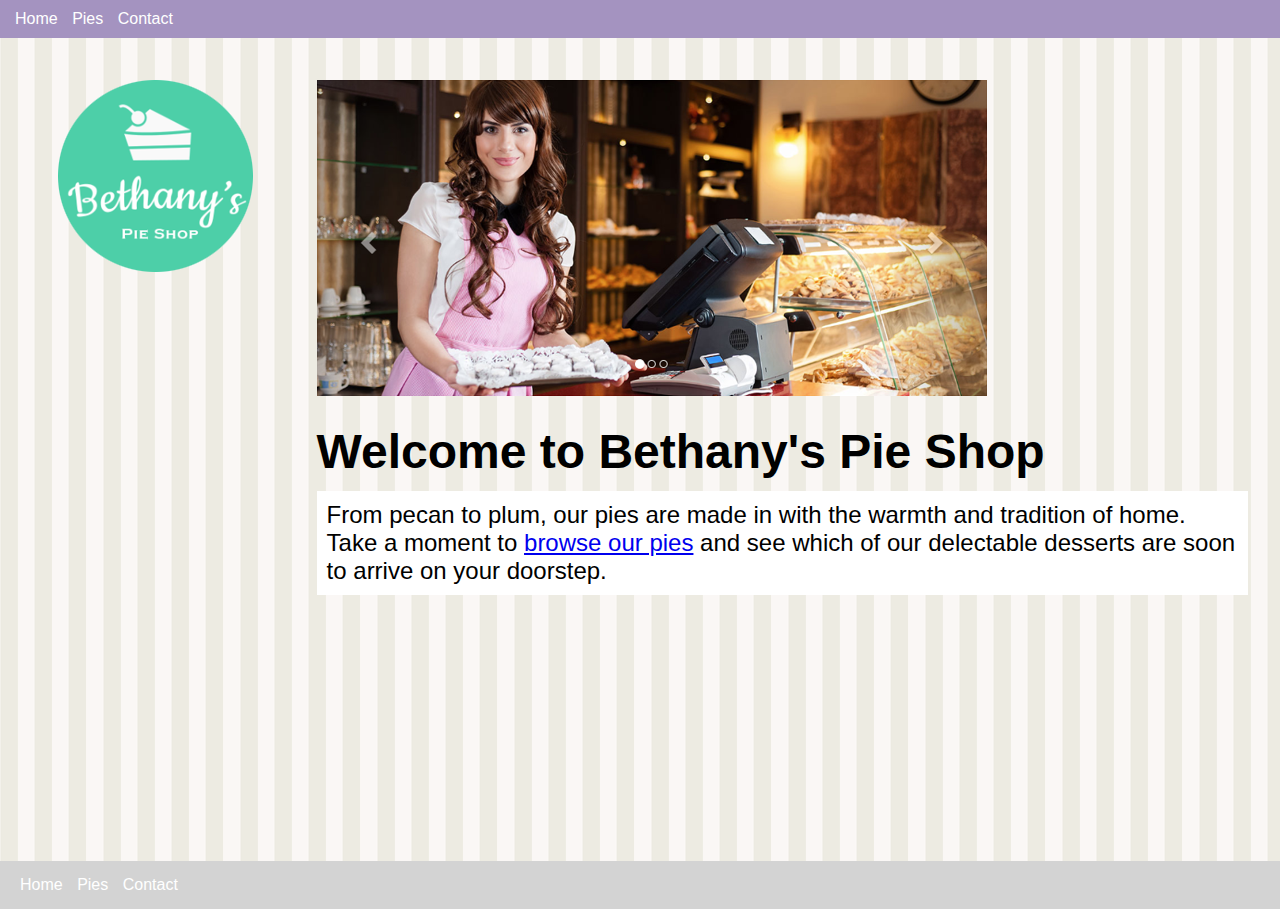
<file: 00-01 html-css-javascript-getting-started-start/index.html>
<!DOCTYPE html>
<html lang="en">

<head>
    <meta charset="UTF-8">
    <meta http-equiv="X-UA-Compatible" content="IE=edge">
    <meta name="viewport" content="width=device-width, initial-scale=1.0">
    <link rel="stylesheet" href="site.css" type="text/css">
    <title>Bethany's Pie Shop</title>
</head>

<body>
    <header>
        <nav>
            <ul>
                <li><a href="/">Home</a></li>
                <li><a href="pies.html">Pies</a></li>
                <li><a href="contact.html">Contact</a></li>
            </ul>
        </nav>
    </header>

    <main>
        <aside><img src="images/logo.png" alt="Bethany's Pie Shop"></aside>
        <article>
            <img src="images/banner.png" class="banner" alt="Bethany's Pie Shop">
            <h1>Welcome to Bethany's Pie Shop</h1>
            <p class="sub-title">
                From pecan to plum, our pies are made in with the warmth and tradition of home. Take a moment to <a href="pies.html">browse our pies</a> and see which of our delectable desserts are soon to arrive on your doorstep.
            </p>
        </article>

    </main>

    <footer>
        <nav>
            <ul>
                <li><a href="/">Home</a></li>
                <li><a href="pies.html">Pies</a></li>
                <li><a href="contact.html">Contact</a></li>
            </ul>
        </nav>
    </footer>

</body>

</html>
</file>
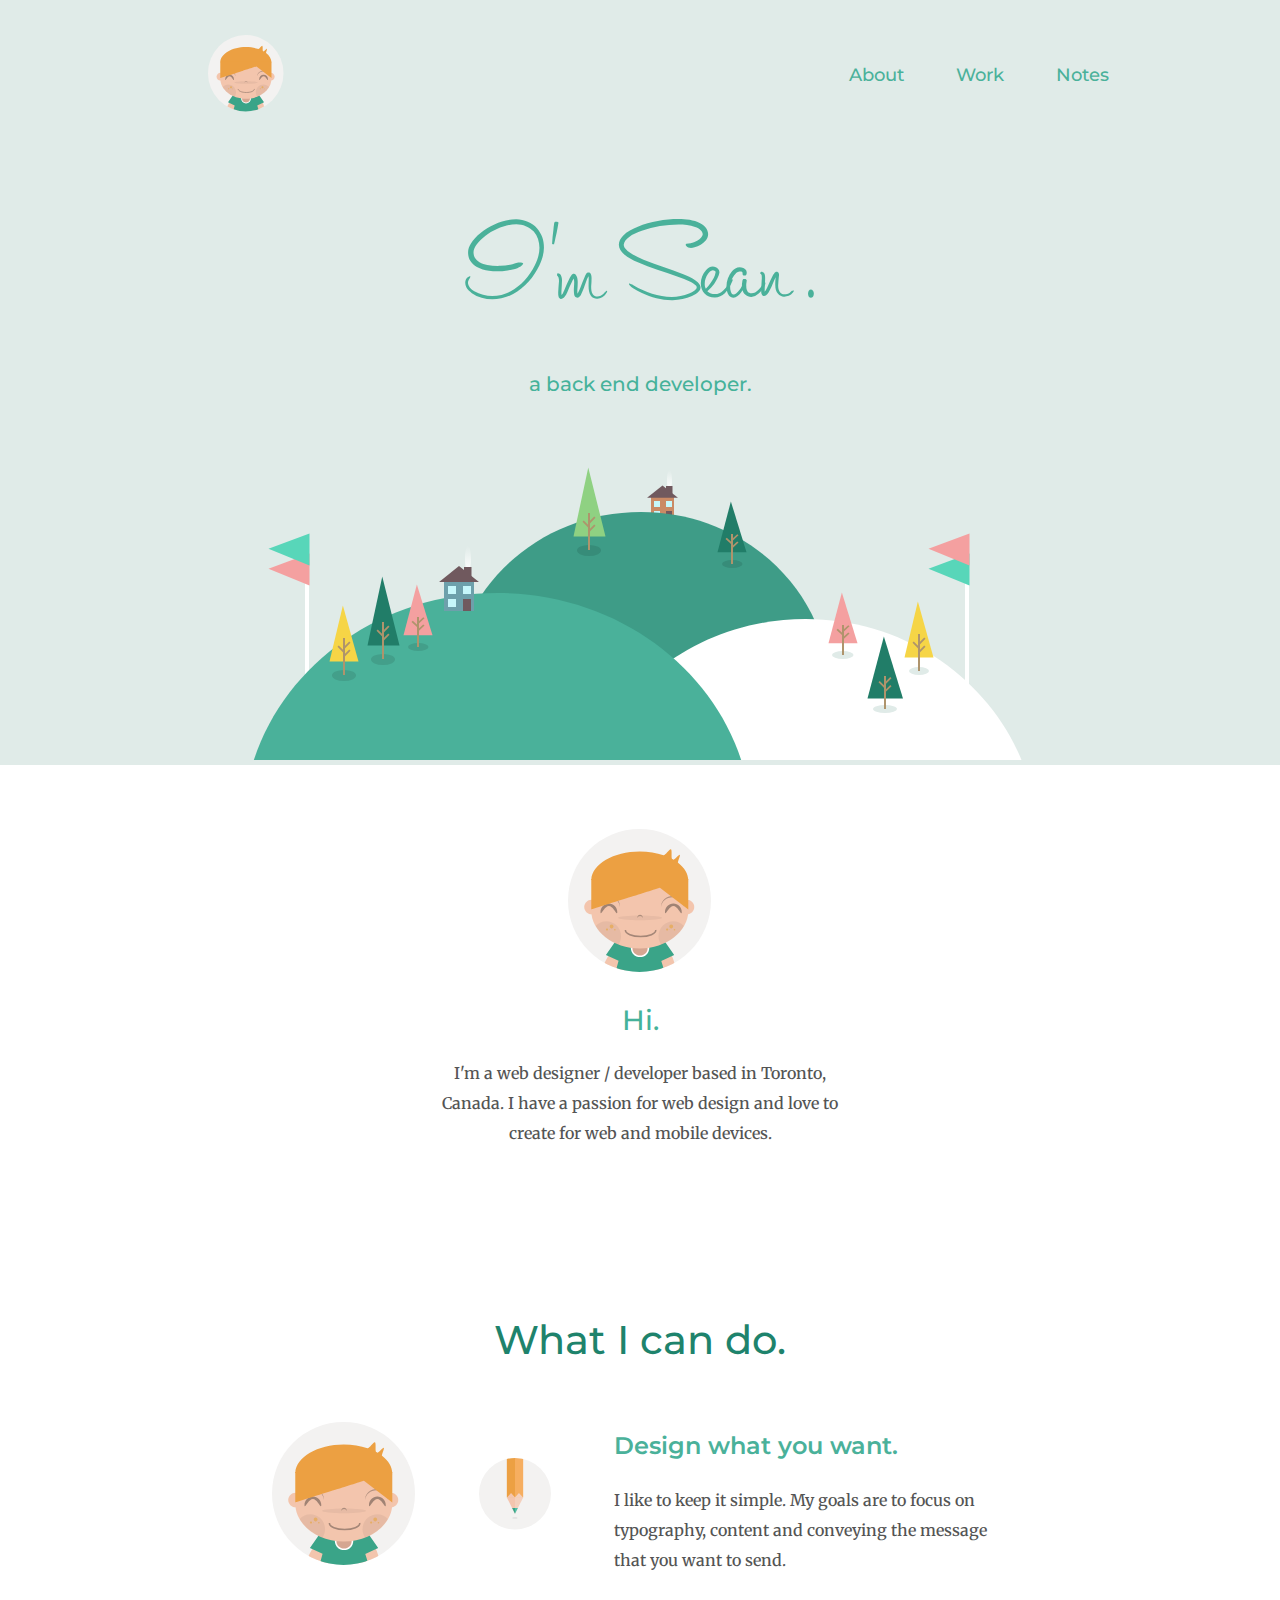
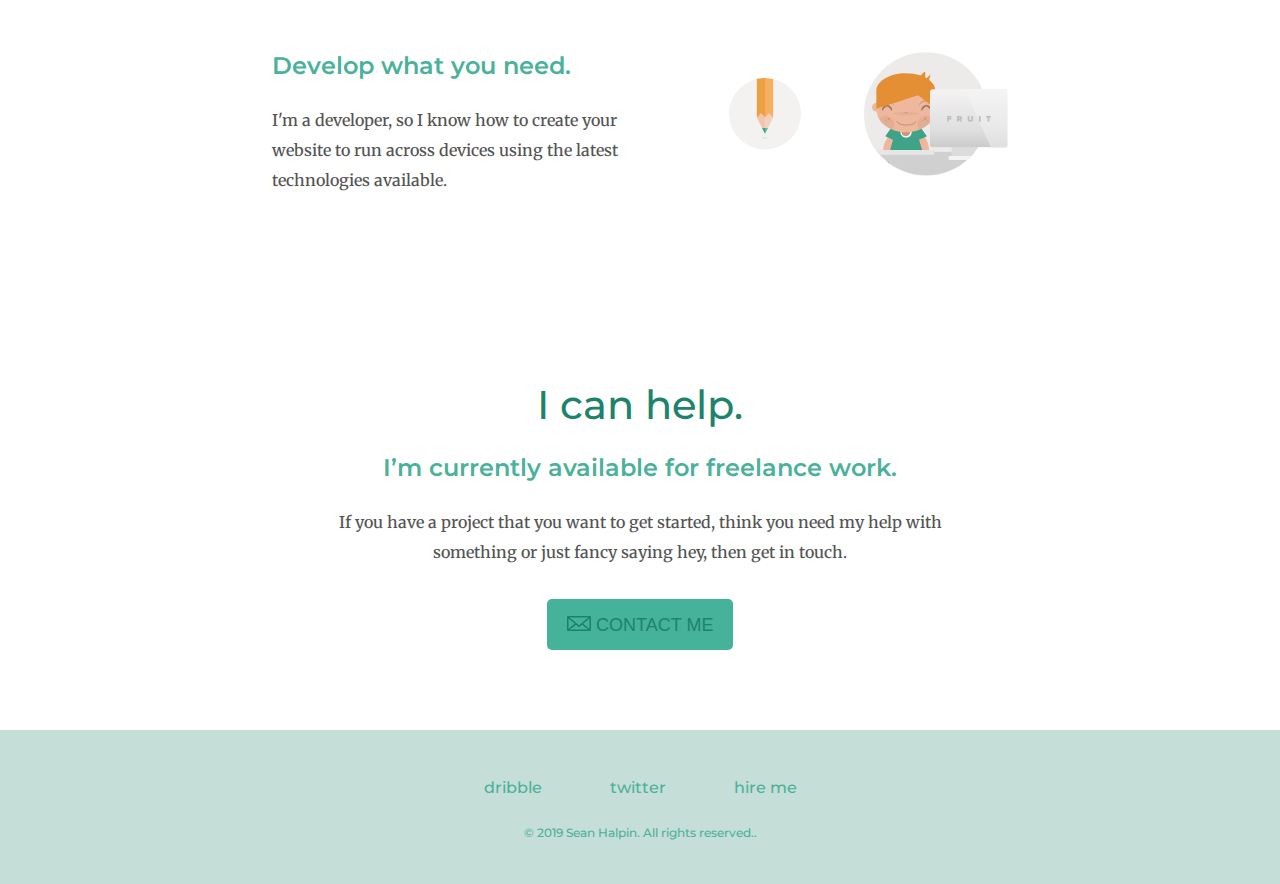
<file: CSS - Intermediate/index.html>
<!DOCTYPE html>
<html lang="en">

    <head>
        <meta charset="UTF-8">
        <meta http-equiv="X-UA-Compatible" content="IE=edge">
        <meta name="viewport" content="width=device-width, initial-scale=1.0">
        <link rel="stylesheet" href="css/styles.css">
        <link rel="icon" href="favicon.png">
        <link rel="preconnect" href="https://fonts.gstatic.com">
        <link
            href="https://fonts.googleapis.com/css2?family=Merriweather:ital,wght@0,300;0,400;0,700;0,900;1,300;1,400;1,700;1,900&family=Montserrat:ital,wght@0,100;0,200;0,300;0,400;0,500;0,600;0,700;0,800;0,900;1,100;1,200;1,300;1,400;1,500;1,600;1,700;1,800;1,900&family=Sacramento&display=swap"
            rel="stylesheet">
        <title> Seán Halpin - a web designer & developer - About </title>
    </head>

    <body>
        <header style="background-color: #e0ebe8; ">
            <table style="margin: auto; width: 62rem; position: relative; padding-top: 2rem;">
                <td> <img style="width: 4.8rem; text-align: left;" src="images/me.svg" alt="icon">
                </td>
                <td style="text-align: right;">
                    <p> <a class="header-link" href="#">About</a>
                        <a class="header-link" href="#">Work</a>
                        <a class="header-link" href="#">Notes</a>
                    </p>
                </td>
            </table>
        </header>
        <div class="top-container">
            <img src="images/im-sean.svg" alt="icon">
            <h2 style="margin: 4rem; font-size: 20px;">a back end developer.</h2>
            <img src="images/land.svg" alt="land">
        </div>
        <div class="middle-container letter-style">
            <div class="profile ">
                <img class="main-image" src="images/me.svg" alt="icon">
                <h2>Hi.</h2>
                <p>I'm a web designer / developer based in Toronto, Canada. I have a passion for web design and love to
                    create for web and mobile devices.</p>
            </div>
            <div class="skills">
                <h2 class="h2-style">What I can do.</h2>
                <div class="skill-row">
                    <table>
                        <tr>
                            <td class="td-style"> <img class="main-image" src="images/me.svg" alt="icon"></td>
                            <td class="td-style"> <img class="sub-image" src="images/pencil.svg" alt="icon"></td>
                            <td class="td-style">
                                <h3 style="text-align: start;">Design what you want.</h3>
                                <p style="text-align: start;">I like to keep it simple. My goals are to focus on
                                    typography, content and conveying the message that you want to send.</p>
                            </td>
                        </tr>
                    </table>
                </div>
                <div class="skill-row">
                    <table>
                        <tr>
                            <td class="td-style">
                                <h3 style="text-align: start;">Develop what you need.</h3>
                                <p style="text-align: start;">I'm a developer, so I know how to create your website to
                                    run across devices using the latest technologies available.</p>
                            </td>
                            <td class="td-style"> <img class="sub-image" src="images/pencil.svg" alt="icon"></td>
                            <td class="td-style" l̥> <img class="main-image" src="images/me-dev.svg" alt="icon"></td>
                        </tr>
                    </table>
                </div>
            </div>
            <div class="contact-me">
                <h2 class="h2-style">I can help.</h2>
                <h3>I’m currently available for freelance work.</h3>
                <p>If you have a project that you want to get started, think you need my help with something or just
                    fancy saying hey, then get in touch.</p>
                <div class="btn" style="display: inline-block; margin: 1rem;">
                    <img src="images/mail.png" alt="">
                    <a class="footer-link" style="color: #1e836c; font-size: 18px; padding: 0;"
                        href="mailto:name@email.com">CONTACT ME</a>
                </div>
            </div>
        </div>
        <div class="bottom-container">
            <a class="footer-link" href="https://www.linkedin.com/">dribble</a>
            <a class="footer-link" href="https://twitter.com/">twitter</a>
            <a class="footer-link" href="https://www.appbrewery.co/">hire me</a>
            <p class="copyright">© 2019 Sean Halpin. All rights reserved..</p>
        </div>
    </body>

</html>
</file>
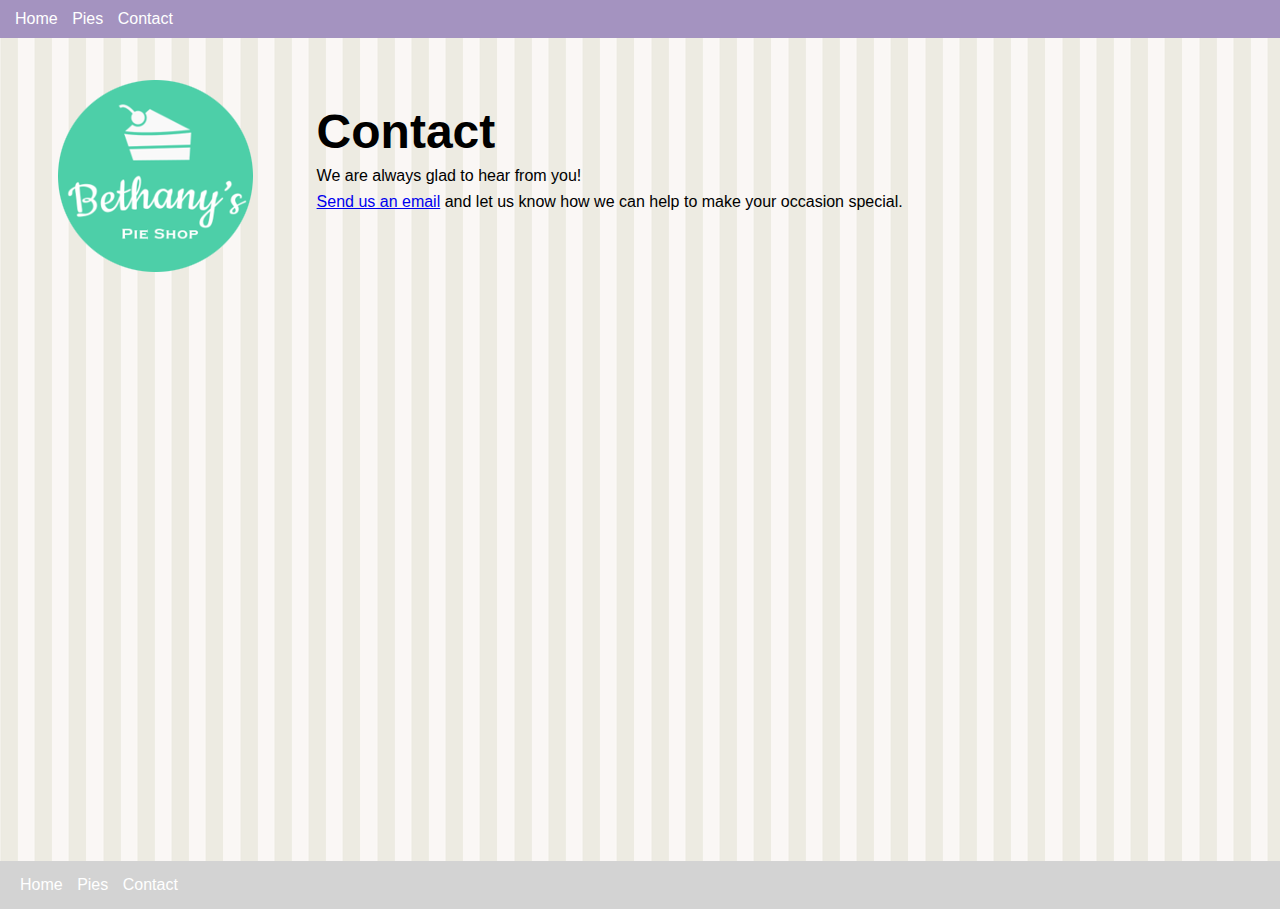
<file: 00-01 html-css-javascript-getting-started-start/contact.html>
<!DOCTYPE html>
<html lang="en">

<head>
    <meta charset="UTF-8">
    <meta http-equiv="X-UA-Compatible" content="IE=edge">
    <meta name="viewport" content="width=device-width, initial-scale=1.0">
    <link rel="stylesheet" href="site.css" type="text/css">
    <title>Contact | Bethany's Pie Shop</title>
</head>

<body>
    <header>
        <nav>
            <ul>
                <li><a href="/">Home</a></li>
                <li><a href="pies.html">Pies</a></li>
                <li><a href="contact.html">Contact</a></li>
            </ul>
        </nav>
    </header>

    <main>
        <aside><img src="images/logo.png" alt="Bethany's Pie Shop"></aside>
        <article>
            <h1>Contact</h1>
            <p>We are always glad to hear from you!</p>
            <p>
                <a href="mailto:example@bethanyspieshop.com">Send us an email</a> and let us know how we can help to make your occasion special.
            </p>
        </article>

    </main>

    <footer>
        <nav>
            <ul>
                <li><a href="/">Home</a></li>
                <li><a href="pies.html">Pies</a></li>
                <li><a href="contact.html">Contact</a></li>
            </ul>
        </nav>
    </footer>

</body>

</html>
</file>
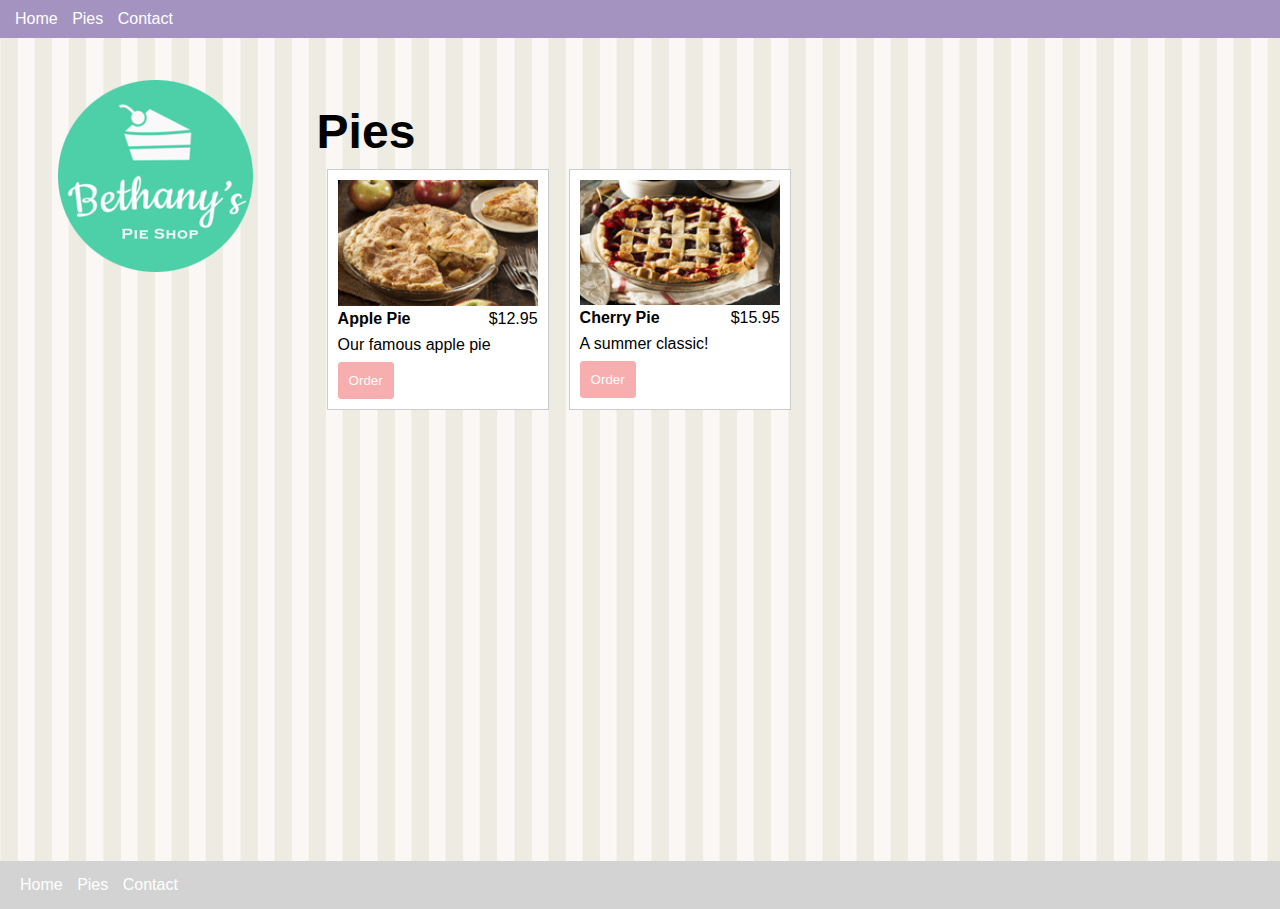
<file: 00-01 html-css-javascript-getting-started-start/pies.html>
<!DOCTYPE html>
<html lang="en">

<head>
    <meta charset="UTF-8">
    <meta http-equiv="X-UA-Compatible" content="IE=edge">
    <meta name="viewport" content="width=device-width, initial-scale=1.0">
    <link rel="stylesheet" href="site.css" type="text/css">
    <title>Pies | Bethany's Pie Shop</title>
</head>

<body>
    <header>
        <nav>
            <ul>
                <li><a href="/">Home</a></li>
                <li><a href="pies.html">Pies</a></li>
                <li><a href="contact.html">Contact</a></li>
            </ul>
        </nav>
    </header>

    <main>
        <aside><img src="images/logo.png" alt="Bethany's Pie Shop"></aside>
        <article>
            <h1>Pies</h1>
            <section class="columns-desktop">
                <div class="pie">
                    <img src="images/apple-pie.png" alt="Apple Pie">
                    <div class="columns">
                        <div class="title">Apple Pie</div>
                        <div class="price">$12.95</div>
                    </div>
                    <p class="desc">Our famous apple pie</p>
                    <button data-order="apple-pie">Order</button>
                </div>

                <div class="pie">
                    <img src="images/cherry-pie.png" alt="Cherry Pie">
                    <div class="columns">
                        <div class="title">Cherry Pie</div>
                        <div class="price">$15.95</div>
                    </div>
                    <p class="desc">A summer classic!</p>
                    <button data-order="cherry-pie">Order</button>
                </div>
            </section>
        </article>
    </main>

    <footer>
        <nav>
            <ul>
                <li><a href="/">Home</a></li>
                <li><a href="pies.html">Pies</a></li>
                <li><a href="contact.html">Contact</a></li>
            </ul>
        </nav>
    </footer>

</body>

<script>
    window.addEventListener("DOMContentLoaded", function(e) {
        const orderButtons = document.querySelectorAll("button[data-order]")

        orderButtons.forEach(function(button) {
            button.addEventListener("click", function(e) {
                const button = e.currentTarget;
                const container = button.parentNode;

                const order = {
                    id: button.getAttribute("data-order"),
                    title: container.querySelector(".title").innerText,
                    price: container.querySelector(".price").innerText,
                    desc: container.querySelector(".desc").innerText
                }

                console.log(order);

                localStorage.setItem("order", JSON.stringify(order));

                const url = window.location.href.replace("pies.html", "order.html");
                window.location.href = url;
            });
        });
    });
</script>

</html>
</file>
<file: 00-01 html-css-javascript-getting-started-start/site.css>
* {
    margin: 0;
}

html,
body {
    height: 100%;
}

body {
    font-family: Arial, Helvetica, sans-serif;
    background-color: lightgray;
}

p {
    margin: 0.5em 0 0.5em 0;
}

header {
    background-color: #a493c0;
    padding: 10px;
    display: block;
    position: fixed;
    top: 0;
    left: 0;
    width: 100%;
}

nav a:visited,
nav a:link {
    color: white;
    text-decoration: none;
}

nav>ul {
    display: inline;
    margin: 0;
    padding: 0;
}

nav>ul>li {
    display: inline-block;
    list-style: none;
    margin: 0 5px 0 5px;
}

main {
    display: block;
    background-image: url("images/background.png");
    padding: 3em 0 3em 0;
    min-height: 85%;
}

footer {
    padding: 15px;
}

aside,
article {
    padding: 2em;
}

aside {
    text-align: center;
}

article {
    width: 75%;
}

h1 {
    font-size: 3em;
    margin-top: 0.5em;
}

.banner {
    max-width: 100%;
}

.sub-title {
    background-color: white;
    font-size: 1.5em;
    padding: 10px;
}

.columns {
    display: flex;
}

@media only screen and (min-width: 768px) {
    main {
        display: flex;
    }
    aside {
        margin-left: 2%;
    }
    .columns-desktop {
        display: flex;
    }
}


/* Pies */

.pie {
    width: 200px;
    padding: 10px;
    margin: 10px;
    background-color: white;
    border: solid 1px #ccc;
}

.pie img {
    width: 100%;
}

.pie .title {
    font-weight: bold;
}

.pie .columns {
    width: 100%;
}

.pie .price {
    text-align: right;
}

.pie .columns div {
    width: 50%;
}

.pie button {
    background-color: #f6aeae;
    padding: 10px;
    border: solid 1px #f6aeae;
    border-radius: 3px;
    color: white;
}
</file>
<file: CSS - Intermediate/css/styles.css>
body {
  margin: 0;
  text-align: center;
  font-family: "Montserrat", sans-serif;
  color: #545454;
}

h1 {
  color: #4ab19a;
  margin-top: 0;
  margin-bottom: 0;
  font-weight: 500;
  font-family: "Sacramento", cursive;
  font-size: 5.6rem;
}

h2 {
  font-family: "Montserrat", sans-serif;
  font-weight: 500;
  font-size: 28px;
  font-style: normal;
  font-variant: normal;
  text-transform: none;
  color: rgb(69, 178, 154);
  text-decoration: none solid;
  text-align: center;
  text-indent: 0px;
}

h3 {
  font-family: "Montserrat", sans-serif;
  font-weight: 600;
  font-size: 24px;
  color: #4ab19a;
}

p {
  font-size: 16px;
}

.td-style {
  padding: 1rem 1.9rem 1rem 1.9rem;
}

.btn {
    background: #45B29A;
    -webkit-border-radius: 5;
    -moz-border-radius: 5;
    border-radius: 5px;
    font-family: Arial;
    color: #ffffff;
    font-size: 20px;
    padding: 10px 20px 10px 20px;
    text-decoration: none;
  }

 .btn:hover {
    background: #3EA08A;
    text-decoration: none;
 }

.top-container {
  color: #4ab19a;
  font-weight: 500;
  padding-top: 100px;
  width: 100%;
  font-size: 1.2rem;
  background-color: #e0ebe8;
  position: relative;
}

.middle-container {
  padding-top: 5rem;
  padding-bottom: 5rem;
  width: 50rem;
  margin: auto;
  font-family: "Merriweather", serif;
}

.bottom-container {
  padding: 3rem 3rem 2rem 3rem;
  background-color: #c5ded7;
  color: #4ab19a;
}

.header-link{
  color: #4ab19a;
  font-weight: 500;
  font-size: 18px;
  padding : 0 1.5rem 0 1.5rem;
  text-decoration: none;
}

.header-link:hover{
  color: #1a443b;
}

.footer-link {
  color: #4ab19a;
  font-weight: 500;
  padding : 0 2rem 0 2rem;
  text-decoration: none;
}

.footer-link:hover {
  color: #1a443b;
}

.copyright{
    font-size: 12px;
    font-weight: 500;
    padding: 1rem 0 0rem 0;
}

.main-image {
  width: 9rem;
}

.sub-image {
  width: 4.5rem;
}

.profile {
  padding: 4rem 12rem 4rem 12rem;
}

.skills {
  padding: 4rem 0 4rem 0;
}

.contact-me {
  padding: 4rem 5.5rem 4rem 5.5rem;
}

.h2-style {
  color: #1e836c;
  font-size: 40px;
}

.letter-style {
  font-weight: 500;
  font-style: normal;
  font-variant: normal;
  text-transform: none;
  text-decoration: none solid rgb(84, 84, 84);
  text-align: center;
  text-indent: 0px;

  line-height: 30px;
  vertical-align: baseline;
  letter-spacing: normal;
  word-spacing: 0px;
  padding: 0px;
}
</file>
